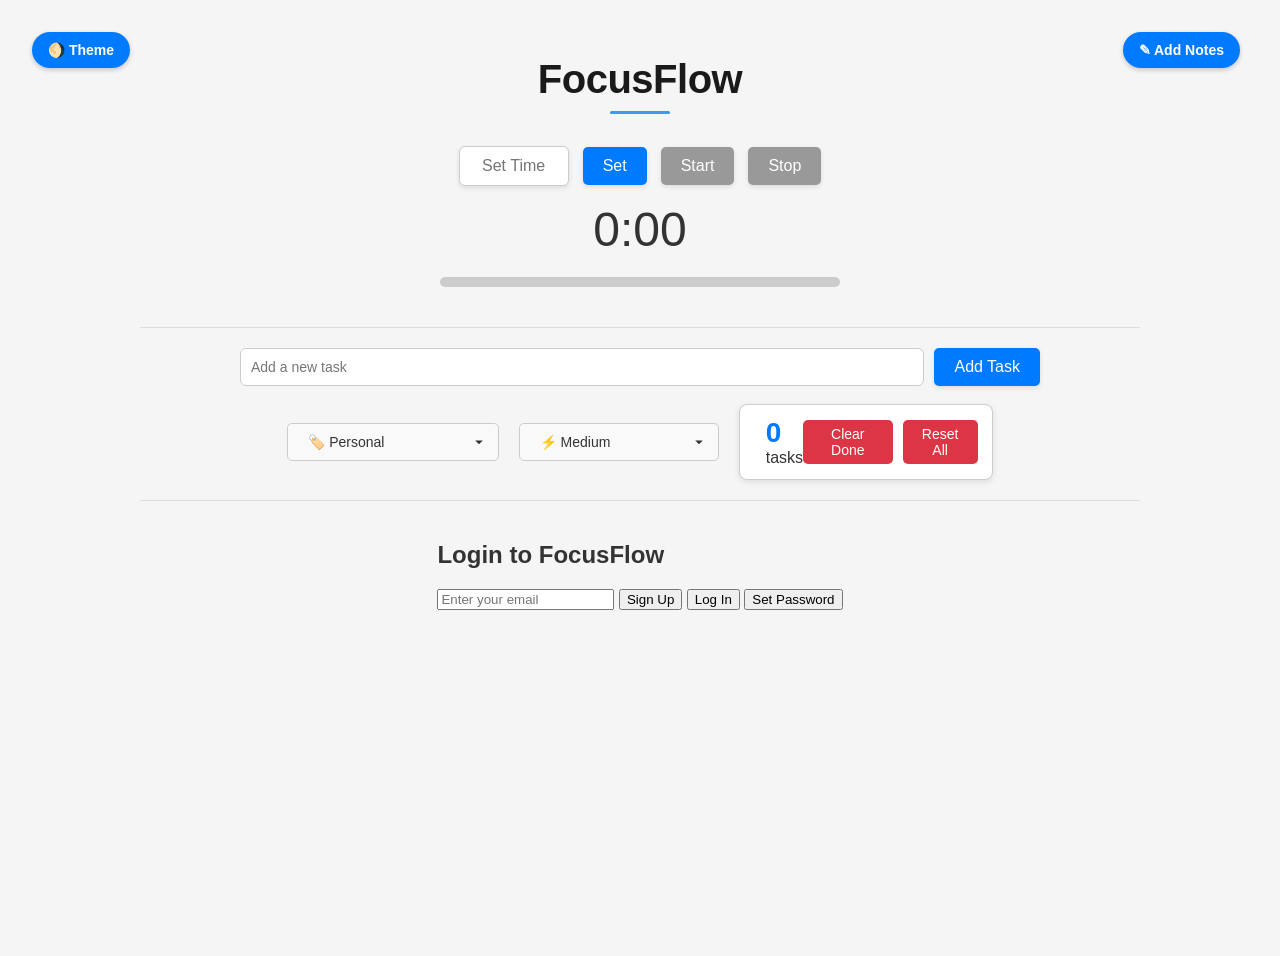
<file: index.html>
<!DOCTYPE html>
<html lang="en">
<head>
  <meta charset="UTF-8" />
  <meta name="viewport" content="width=device-width, initial-scale=1" />
  <title>FocusFlow – Task Timer with Notes & Priorities</title>
  <script type="module" src="script.js"></script>
  <link rel="stylesheet" href="styles.css" />

</head>
<body>
  <button id="themeToggle" class="theme-toggle-button" aria-pressed="false">🌖 Theme</button>

  <div id="mainContent">
    <h1>FocusFlow</h1>

    <div class="timer-controls">
      <input type="number" id="timeInput" class="input" min="1" placeholder="Set Time" autocomplete="off" />
      <button id="setButton" class="button">Set</button>
      <button id="startButton" class="button" disabled>Start</button>
      <button id="stopButton" class="button" disabled>Stop</button>
    </div>

    <div id="timer">0:00</div>
    <div id="timerBarContainer">
      <div id="timerBar"></div>
    </div>

    <hr class="custom-hr" />

    <div class="task-input-container">
      <label for="taskInput" class="sr-only">Add a new task</label>
      <input type="text" id="taskInput" placeholder="Add a new task" aria-label="Task Name" />
      <button id="addTaskButton" class="button">Add Task</button>
    </div>

    <div class="task-control-row">
      <select class="select-box category-select" id="categorySelect">
        <option value="Work">🏷️ Work</option>
        <option value="Personal" selected>🏷️ Personal</option>
        <option value="Health">🏷️ Health</option>
        <option value="__custom__">Add New Category…</option>
      </select>

      <select class="select-box priority-select" id="prioritySelect">
        <option value="Low">⚡ Low</option>
        <option value="Medium" selected>⚡ Medium</option>
        <option value="High">⚡ High</option>
        <option value="__custom__">Add New Priority…</option>
      </select>

      <div id="taskCountToday" class="task-counter-line">
        <div class="task-counter-content">
          <div class="counter-text">
            <span class="count">0</span>
            <span class="label">tasks</span> </div>
          <div class="task-actions">
            <button id="clearFinishedBtn" class="reset-button">Clear Done</button> <button id="resetCountBtn" class="reset-button">Reset All</button> </div>
        </div>
      </div>
    </div>

    <hr class="custom-hr" />

    <button id="toggleNotes" class="notes-toggle">✎ Add Notes</button>

    <button id="undoResetBtn" class="undo-button" style="display: none;">Undo Reset</button>
  </div>

  <div id="auth-section">
    <h2>Login to FocusFlow</h2>
<input type="email" id="resetEmailInput" placeholder="Enter your email" />
    <button id="signUpBtn">Sign Up</button>
    <button id="signInBtn">Log In</button>
    <button id="sendResetEmailBtn">Set Password</button>
  </div>

  <div id="app-section" style="display:none;">
    <h2>Welcome to FocusFlow!</h2>
    <button id="logoutBtn">Logout</button>
    <ul id="taskList"></ul> </div>

  <div id="notesSidebar" class="notes-sidebar">
    <div class="notes-header">
      <h2>🗒️ Notes</h2>
      <button id="closeNotes" class="close-button">✖</button>
    </div>
    <div class="notes-body">
      <textarea id="notesArea" placeholder="Write your notes here..."></textarea>
      <div id="renderedNotes" class="markdown-output"></div>
    </div>
    <button id="resetNotesBtn" class="reset-notes-button">Reset Notes</button>
  </div>


</body>
</html>
</file>
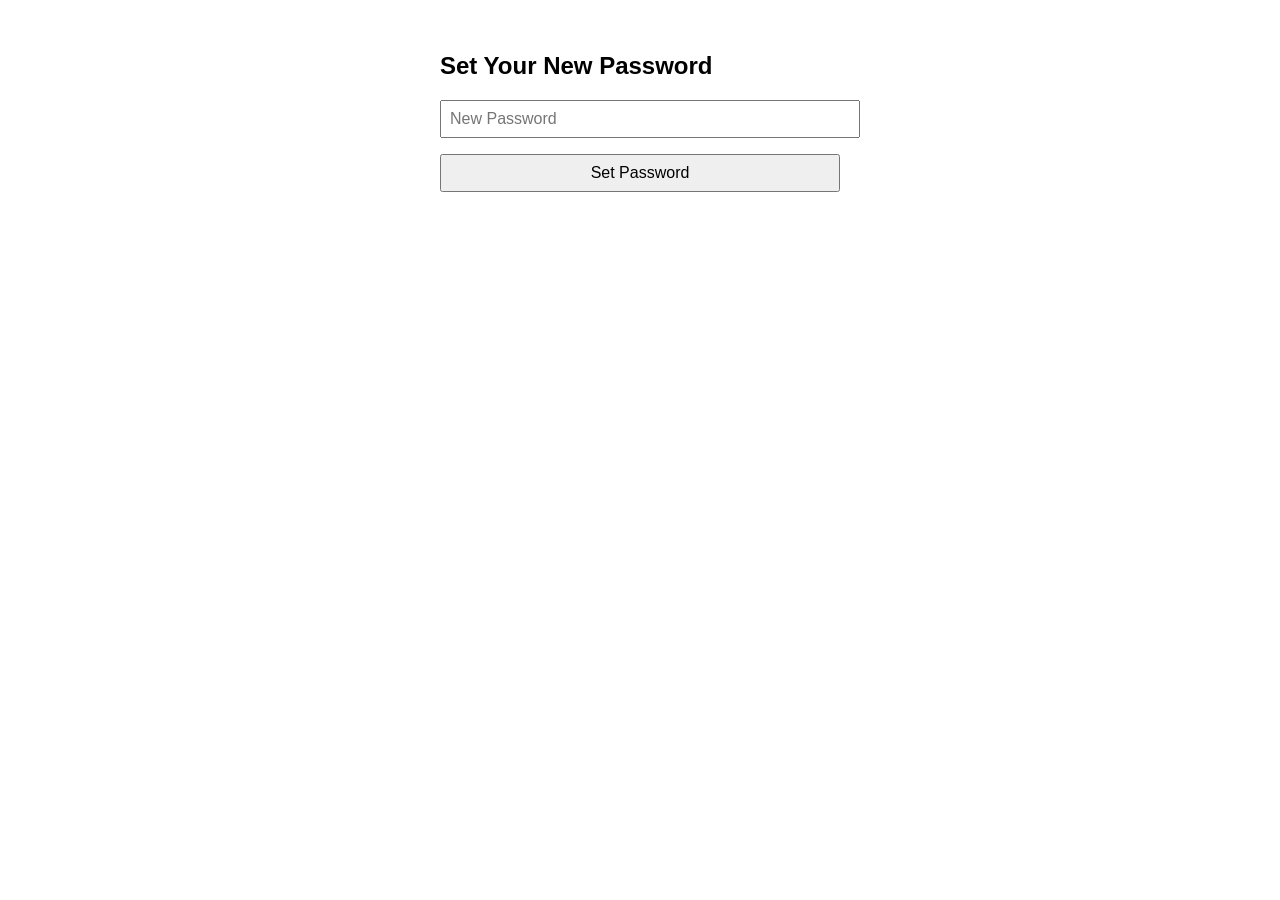
<file: reset.html>
<!-- reset.html -->
<!DOCTYPE html>
<html lang="en">
<head>
  <meta charset="UTF-8" />
  <title>Reset Your Password</title>
  <meta name="viewport" content="width=device-width, initial-scale=1" />
  <style>
    body {
      font-family: sans-serif;
      padding: 2rem;
      max-width: 400px;
      margin: auto;
    }
    input, button {
      display: block;
      width: 100%;
      margin: 1rem 0;
      padding: 0.5rem;
      font-size: 16px;
    }
    .success {
      color: green;
    }
    .error {
      color: red;
    }
  </style>
</head>
<body>
  <h2>Set Your New Password</h2>

  <input type="password" id="newPasswordInput" placeholder="New Password" />
  <button id="setNewPasswordBtn">Set Password</button>
  <p id="message"></p>

  <script type="module">
    import { supabase } from './supabase-init.js';

    document.addEventListener("DOMContentLoaded", async () => {
      const message = document.getElementById("message");

      const { data: { session }, error } = await supabase.auth.getSession();

      if (error || !session) {
        message.textContent = "Invalid or expired link. Please try again.";
        message.className = "error";
        return;
      }

      document.getElementById("setNewPasswordBtn").addEventListener("click", async () => {
        const newPassword = document.getElementById("newPasswordInput").value.trim();

        if (!newPassword || newPassword.length < 6) {
          message.textContent = "Password must be at least 6 characters.";
          message.className = "error";
          return;
        }

        const { error } = await supabase.auth.updateUser({ password: newPassword });

        if (error) {
          message.textContent = "Failed to update password: " + error.message;
          message.className = "error";
        } else {
          message.textContent = "✅ Password updated! Redirecting...";
          message.className = "success";

          setTimeout(() => {
            window.location.href = "/"; // Change to your login or app URL
          }, 2000);
        } 
      });
    });
  </script>
</body>
</html>
</file>
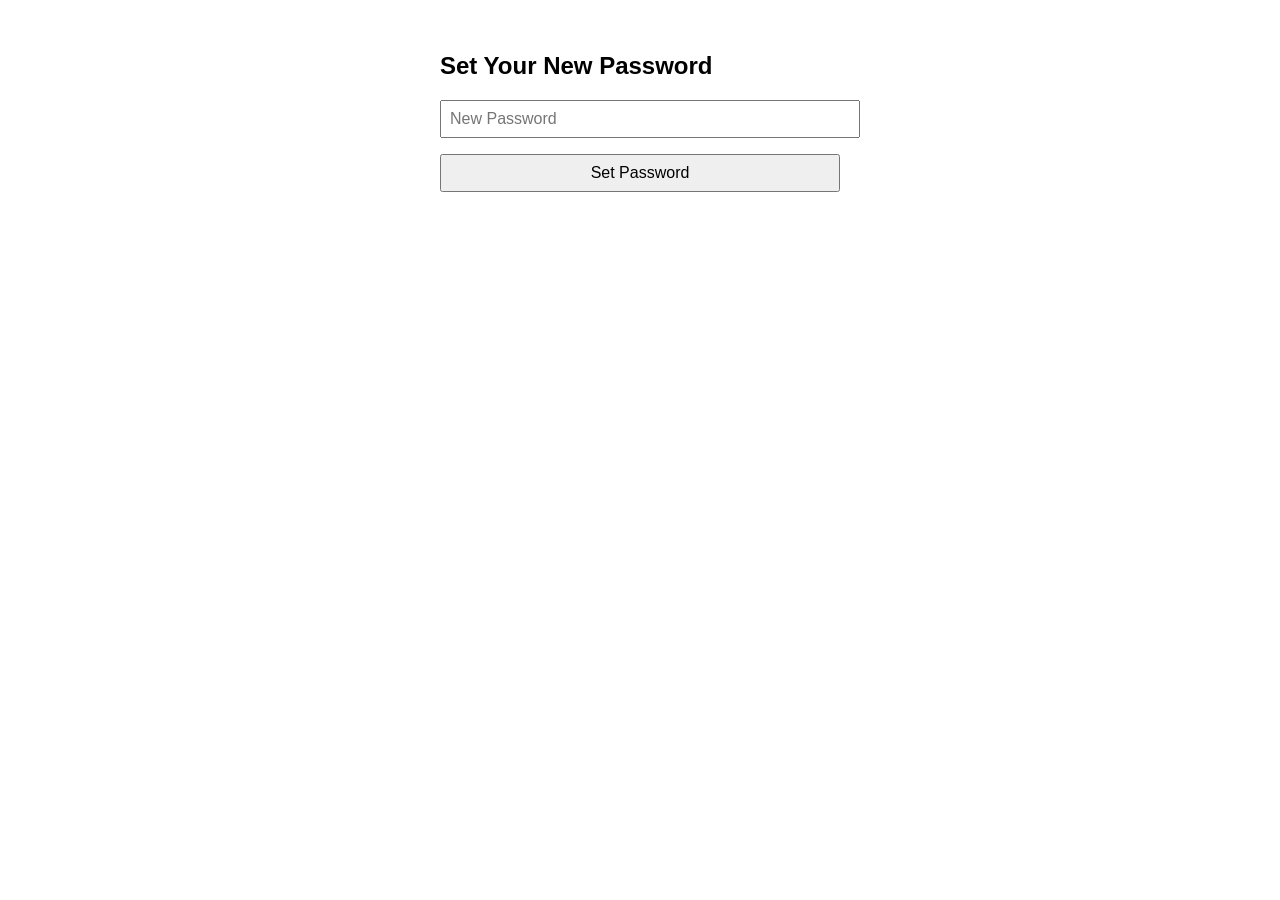
<file: Front End/reset.html>
<!-- reset.html -->
<!DOCTYPE html>
<html lang="en">
<head>
  <meta charset="UTF-8" />
  <title>Reset Your Password</title>
  <meta name="viewport" content="width=device-width, initial-scale=1" />
  <style>
    body {
      font-family: sans-serif;
      padding: 2rem;
      max-width: 400px;
      margin: auto;
    }
    input, button {
      display: block;
      width: 100%;
      margin: 1rem 0;
      padding: 0.5rem;
      font-size: 16px;
    }
    .success {
      color: green;
    }
    .error {
      color: red;
    }
  </style>
</head>
<body>
  <h2>Set Your New Password</h2>

  <input type="password" id="newPasswordInput" placeholder="New Password" />
  <button id="setNewPasswordBtn">Set Password</button>
  <p id="message"></p>

  <script type="module">
    import { supabase } from './supabase-init.js';

    document.addEventListener("DOMContentLoaded", async () => {
      const message = document.getElementById("message");

      const { data: { session }, error } = await supabase.auth.getSession();

      if (error || !session) {
        message.textContent = "Invalid or expired link. Please try again.";
        message.className = "error";
        return;
      }

      document.getElementById("setNewPasswordBtn").addEventListener("click", async () => {
        const newPassword = document.getElementById("newPasswordInput").value.trim();

        if (!newPassword || newPassword.length < 6) {
          message.textContent = "Password must be at least 6 characters.";
          message.className = "error";
          return;
        }

        const { error } = await supabase.auth.updateUser({ password: newPassword });

        if (error) {
          message.textContent = "Failed to update password: " + error.message;
          message.className = "error";
        } else {
          message.textContent = "✅ Password updated! Redirecting...";
          message.className = "success";

          setTimeout(() => {
            window.location.href = "https://focus-flow-eosin-six.vercel.app/"; // Change to your login or app URL
          }, 2000);
        } 
      });
    });
  </script>
</body>
</html>
</file>
<file: styles.css>
:root {
  --bg: #f5f5f5;
  --fg: #333;
  --card-bg: #fff;
  --border: #ccc;
  --button-bg: #007bff;
  --button-fg: #fff;
  --input-bg: #fff;
  --select-bg: #f9f9f9;
}

body[data-theme="dark"] {
  --bg: #121212;
  --fg: #e0e0e0;
  --card-bg: #1e1e1e;
  --border: #444;
  --button-bg: #007bff;
  --button-fg: #fff;
  --input-bg: #1e1e1e;
  --select-bg: #2a2a2a;
}

/* CSS Reset and Base Setup */
body {
  display: flex;
  flex-direction: column;
  justify-content: flex-start;
  align-items: center;
  text-align: left;
  height: 100vh;
  padding: 20px;
  background-color: var(--bg);
  font-family: Arial, sans-serif;
  color: var(--fg);
}

/* Timer */
#timer {
  font-size: 48px;
  color: var(--fg); /* ✅ Replace this */
  margin-bottom: 20px;
}

#timer.active {
  opacity: 1;
  height: auto;
  pointer-events: auto;
}
#timerBarContainer {
  width: 100%;
  max-width: 400px;
  height: 10px;
  background-color: var(--border);
  border-radius: 5px;
  margin-bottom: 20px;
  overflow: hidden;
}

#timerBar {
  height: 100%;
  width: 0%;

    background-color:var(--button-bg);
  transition: width 1s linear;
}

/* Input Containers */
.task-input-container {
  display: flex;
  width: 100%;
  max-width: 800px; /* Optional max width */
  gap: 10px;
  align-items: center;
  margin-bottom: 10px;
}
.task-input-container input[type="text"] {
background-color: var(--input-bg);
  color: var(--fg);
  border: 1px solid var(--border);

  flex: 1;
  min-width: 0;
}
.task-input-container button {
  flex-shrink: 0;
}
.input-container,
.button-container {
  display: flex;
  width: 100%;
  max-width: 400px; /* Optional max width */
  gap: 10px;
  align-items: center;
  margin-bottom: 10px;
    justify-content: center;
}
.select-box:hover {
  background-color: var(--input-bg);
  border-color: var(--border);
}
.timer-controls {
  display: flex;
  gap: 14px;          /* space between input and buttons */
  align-items: center;
  margin-bottom: 1rem;
  margin-top: 1rem;
}

.timer-controls .input {
  width: 80px;       /* or whatever width you prefer for input */
  padding: 10px 14px;
  font-size: 1rem;
  border-radius: 6px;
  border: 1px solid #ccc;
}

/* Inputs and Buttons */
.input,
.button {
  padding: 10px 20px;
  font-size: 16px;
  border-radius: 5px;
  box-shadow: 0 2px 5px rgba(0, 0, 0, 0.1);
  transition: background-color 0.3s ease;
}

.input {
  background-color: var(--input-bg);
    color: var(--fg);
  border: 1px solid var(--border);
  width: 100px;
  text-align: center;
}


.button {
  border: none;
  color: var(--button-fg);
  background-color: var(--button-bg);
  cursor: pointer;
}

.button:disabled {
  background-color: #999;
  cursor: default;
}

.button:hover {
  background-color: #4aa2ff;
  border-color: #999;
}
/* Task Input */
#taskInput {
  flex-grow: 1;
  padding: 10px;
  font-size: 14px;
  border: 1px solid #ccc;
  width: 80%;
  text-align: left;
  border-radius: 6px;
}

/* Task List */
#taskList {
  width: 100%;
  max-width: 900px;
  list-style: none;
  padding: 0;
  margin: 0;
}

#taskList li {
  background: var(--card-bg);
    color: var(--fg);
  flex-wrap: wrap;
  padding-top: 0px;
  padding-bottom: 0px;
  padding-left: 10px;
  padding-right: 10px;
  margin-bottom: 8px;
  border-radius: 5px;
  display: flex;
  align-items: center;
  gap: 10px;
  box-shadow: 0 1px 3px rgba(0,0,0,0.1);
    transition: all 0.2s ease-in-out;
}
#taskList input[type="checkbox"] {
  accent-color: #007bff; /* Green for completed tasks */
}

#taskList li.finished {
  background-color: rgba(0, 0, 0, 0.05); /* Light gray in light mode */
  opacity: 0.6;
}

body[data-theme="dark"] #taskList li.finished {
  background-color: rgba(255, 255, 255, 0.08); /* Slightly lighter for dark mode */
  opacity: 0.5;
}

#taskList li.finished span.task-text {
  text-decoration: line-through;
  color: #666;
}

.task-text {
  flex: 1;
   flex-basis: 20%;
  flex-grow: 1;
  flex-shrink: 1;
  min-width: 0;
    line-height: 1.5;
  overflow-wrap: break-word;
  word-break: break-word;
  white-space: normal;
}

#taskList li:not(.finished):hover {
  box-shadow: 0 0 8px rgba(74, 162, 255, 0.4);
  transition: all 0.2s ease;
  z-index: 1;
  position: relative;
}

body[data-theme="dark"] #taskList li:not(.finished):hover {
  background-color: #2a2a2a;
  box-shadow: 0 0 8px rgba(74, 162, 255, 0.4);
}

/* Task Buttons */
.delete-button {
  background: #dc3545;
  border: none;
  color: white;
  padding: 5px 10px;
  border-radius: 3px;
  cursor: pointer;
}

.delete-button:hover {
  background: #b02a37;
}

.task-timer {
  min-width: 48px;
  padding: 4px 10px;
  font-family: monospace;
  font-size: 12px;
  text-align: center;
  background-color: var(--background, #f0f0f0);
  border: 1px solid var(--select-bg, #ccc);
  border-radius: 12px;
  color: var(--text-color, #333);
}
[data-theme="dark"] .task-timer {
  background-color: #222;
  border-color: #303030;
  color: #ddd;
}


.timer-button {
  background: #28a745;
  border: none;
  color: white;
  padding: 5px 10px;
  border-radius: 3px;
  cursor: pointer;
}

.timer-button.stop {
  background: #ffc107;
  color: black;
}

.timer-button:disabled {
  background: #ccc;
  cursor: default;
}


/* Drag & Drop */
#taskList li.dragging {
  opacity: 0.5;
}

#taskList li.dragover {
  border-top: 2px solid #007bff;
}

/* Notes Toggle */  
.notes-toggle {
  position: fixed;
  top: 20px;
  right: 20px;
  z-index: 1001;
  padding: 10px 16px;
  font-size: 14px;
    font-weight: bold;
  background-color: var(--button-bg);
  color: var(--button-fg);
  border: none;
  border-radius: 20px;
  cursor: pointer;
  margin-right: 20px;
  margin-top: 12px;
    box-shadow: 0 2px 5px rgba(0, 0, 0, 0.2);
      transition: background-color 0.3s ease, color 0.3s ease, transform 0.1s ease;
}
  .notes-toggle:hover {
    background-color: #4aa2ff;
    transform: scale(1.05);
  }

.notes-toggle:active {
  transform: scale(0.97);
}


/* Notes Sidebar */
.notes-sidebar {
  position: fixed;
  top: 0;
  right: -100%;
  width: 350px;
  max-width: 100%;
  height: 95%;
  background: var(--card-bg);
  box-shadow: -2px 0 8px rgba(0, 0, 0, 0.2);
  transition: right 0.3s ease-in-out;
  z-index: 1000;
  padding: 20px;
  display: flex;
    border-radius: 20px 0px 0px 20px;
  flex-direction: column;
  overflow-y: auto;
    color: var(--fg);
}

.notes-sidebar.open {
  right: 0;
}

.notes-header {
  display: flex;
  justify-content: space-between;
  align-items: center;
  margin-bottom: 10px;
  padding-left: 10px;
}

.close-button {
  background: none;
  border: none;
  font-size: 20px;
  cursor: pointer;
  padding: 0;
  color: #888;
  transition: color 0.2s ease;
  margin-right: 1.5rem;
}
.close-button:hover,
.close-button:focus {
  color: #ff3b3b; /* bright red to indicate close */
  outline: none;
  
}

.notes-body {
  display: flex;
  flex-direction: column;
  height: 100%;
  gap: 10px;
  justify-content: space-between;
  flex-grow: 1;
}

#notesArea {
  height: 100%;
  width: 95%;
  resize: vertical;
  padding: 10px;
  font-size: 14px;
  border-radius: 5px;
  border: 1px solid var(--border);
  font-family: sans-serif;
  box-sizing: border-box;
    background-color: var(--input-bg);
      color: var(--fg);
}

.reset-notes-button {
  align-self: center;
  background-color: #dc3545;
  color: white;
  border: none;
  padding: 8px 14px;
  font-size: 14px;
  border-radius: 5px;
  cursor: pointer;
  transition: background-color 0.2s ease;
  margin-top: 10px;
  margin-bottom: 5px;
  max-width: 150px;
}

.reset-notes-button:hover {
  background-color: #b02a37;
}


.task-counter-content .count {
  font-size: 28px;
  font-weight: bold;
  color: var(--button-bg);
  min-width: 30px;
}

.task-counter-content .label {
  font-size: 16px;
  color: var(--fg);
}

.reset-button {
  background-color: #dc3545;
  border: none;
  color: white;
  padding: 6px 12px;
  font-size: 14px;
  border-radius: 5px;
  cursor: pointer;
  transition: background-color 0.2s ease;
}

.reset-button:hover {
  background-color: #b02a37;
}

.undo-button {
  background-color: #ffc107;
  border: none;
  color: #333;
  padding: 6px 12px;
  font-size: 14px;
  border-radius: 5px;
  margin-top: 10px;
  cursor: pointer;
  transition: background-color 0.2s ease;
  margin-top: 10px;
}

.undo-button:hover {
  background-color: #e0a800;
}

#mainContent {
  width: 90%;
  margin: 0 auto;
  transition: transform 0.3s ease;
  display: flex;
  flex-direction: column;
  align-items: center;
}

body.notes-open #mainContent {
  transform: translateX(-200px);
}

.edit-button {
  background: none;
  border: none;
  color: #007bff;
  font-size: 14px;         /* slightly bigger for better click/tap */
  cursor: pointer;
  padding: 4px 2px;        /* balanced padding for clickable area */
  border-radius: 4px;      /* subtle rounding for better look */
  transition: background-color 0.2s ease;
}

.edit-button:hover,
.edit-button:focus {
  background-color: rgba(0, 123, 255, 0.1);
  outline: none;           /* remove default outline */
}

.edit-button:focus-visible {
  outline: 2px solid #007bff; /* accessible focus ring */
  outline-offset: 2px;
}

.task-edit-input {
  flex-grow: 1;
  font-size: 16px;
  padding: 8px 16px;
  max-width: 80%;
  border-radius: 15px;
  border: 1px solid var(--border);
  box-sizing: border-box;
  transition: border-color 0.2s ease, box-shadow 0.2s ease;
}

.task-edit-input:focus {
  border-color: var(--button-bg);
  box-shadow: 0 0 5px var(--button-bg);
  outline: none;
}

/* Task Markdown Styles */
.task-text h1,
.task-text h2,
.task-text h3 {
  margin: 4px 0;
}

.task-text strong {
  font-weight: bold;
}

.task-text em {
  font-style: italic;
}

.task-text code {
  font-family: monospace;
  background-color: #eee;
  padding: 2px 4px;
  border-radius: 4px;
}


.category-label {
  display: inline-block;
  background-color: var(--select-bg);
  color: var(--fg);
  padding-left: 8px;
  padding-right: 12px;
  padding-top: 4px;
  padding-bottom: 4px;
  font-size: 12px;
  border-radius: 12px;
  user-select: none;
  transition: background-color 0.2s ease;
    width: 70px;
  text-align: center;  
}

.category-label:hover {
  background-color: #ccc;
}

body[data-theme="dark"] .category-label:hover {
  background-color: #333; /* or #444 if you want it slightly lighter */
}

.category-label.active-category {
  background-color: #007bff;
  color: white;
}


.priority-label {
  font-size: 12px;
  padding-left: 8px;
  padding-right: 10px;
  padding-top: 4px;
  padding-bottom: 4px;
  border-radius: 12px;
  background-color: var(--select-bg);
  transition: background-color 0.2s ease;
  user-select: none;
  width: 80px;
  text-align: center;
}


.priority-label.active-priority {
  background-color: #007bff; /* red for high priority vibe */
  color: var(--fg);
  border-radius: 12px;
  padding-left: 10px;
  padding-right: 10px;
  cursor: pointer;
  user-select: none;
    text-align: center;
}
.priority-label:hover {
  background-color: #ccc;
}

body[data-theme="dark"] .priority-label:hover {
  background-color: #333; /* or #444 if you want it slightly lighter */
}

.priority-label.active-category {
  background-color: #007bff;
  color: white;
}
.select-box {
  appearance: none;
  -webkit-appearance: none;
  -moz-appearance: none;
  flex: 1 1 auto;
  display: flex;
  align-items: center;
  padding: 10px 20px; /* more space on right for arrow */
  font-size: 14px;
  border-radius: 5px;
  border: 1px solid var(--border);
  min-height: auto;
  width: auto;
  text-align: left;
  background-color: var(--select-bg);
  color: var(--fg);

  /* Custom dropdown arrow */
  background-image: url("data:image/svg+xml;utf8,<svg fill='%23333' height='' viewBox='0 0 24 24' width='10' xmlns='http://www.w3.org/2000/svg'><path d='M7 10l5 5 5-5z'/></svg>");
  background-repeat: no-repeat;
  background-position: right 10px center;
  background-size: 18px;
}
.theme-toggle-button {
  position: fixed;
  top: 32px;
  left: 32px;
  z-index: 1001;
  padding: 10px 16px;
  font-size: 14px;
  font-weight: bold;
  border: none;
  border-radius: 20px;
  background-color: var(--button-bg);
  color: var(--button-fg);
  cursor: pointer;
  box-shadow: 0 2px 5px rgba(0, 0, 0, 0.2);
  transition: background-color 0.3s ease, color 0.3s ease, transform 0.1s ease;
}

.theme-toggle-button:hover {
  background-color: #4aa2ff;
  transform: scale(1.05);
}

.theme-toggle-button:active {
  transform: scale(0.97);
}

.task-counter-content {
  display: flex;
  justify-content: space-between;
  align-items: center;
  width: 100%;
  max-width: 800px;
  margin: 0 auto;
}

.counter-text {
  display: flex;
  flex-direction: column;
}

.task-actions {
  display: flex;
  gap: 10px;
}
.task-control-row {
  display: flex;
  align-items: center;
  justify-content: space-between;
  flex-wrap: wrap; /* for responsiveness */
  gap: 20px;
  max-width: 800px;
  margin: 8px auto 0px;
}

.select-box {
  min-width: 200px;
}

.task-counter-line {
  flex: 1;
  border: 1px solid var(--border);
  border-radius: 8px;          /* Rounded corners */
  padding: 12px 16px;          /* Comfortable padding inside */
  background-color: var(--card-bg);  /* Use card background for contrast */
  box-shadow: 0 2px 6px rgba(0,0,0,0.1); /* subtle shadow for depth */
  display: flex;
  align-items: center;
  justify-content: space-between;  /* Spread content horizontally */
  gap: 15px;                      /* Space between children */
  min-width: 220px;               /* Ensure it doesn’t shrink too much */
  transition: background-color 0.3s ease, border-color 0.3s ease;
}
.task-counter-line:hover {
  border-color: var(--select-bg);
  cursor: default;
}

.task-counter-content {
  display: flex;
  justify-content: space-between;
  align-items: center;
  min-width: 220px;
  margin-left: 2px;
}

.counter-text {
  display: flex;
  flex-direction: column;
  padding-left: 8px;
}

.task-actions {
  display: flex;
  gap: 10px;
}
/* Remove number input spinners in most browsers */
input[type=number]::-webkit-inner-spin-button, 
input[type=number]::-webkit-outer-spin-button { 
  -webkit-appearance: none;
  margin: 0; 
}

hr.custom-hr {
  width: 100%;
  max-width: 1000px;
  margin: 20px auto;
  border: none;
  border-top: 1px solid var(--border, #242424); /* use your CSS variable or fallback */
  opacity: 0.6;
}
.sr-only {
  position: absolute;
  width: 1px;
  height: 1px;
  margin: -1px;
  padding: 0;
  overflow: hidden;
  clip: rect(0 0 0 0);
  white-space: nowrap;
  border: 0;
}
#categorySelect option[value="__custom__"] {
  color: #666;
  background-color: #f0f0f0;
}
#prioritySelect option[value="__custom__"] {
  color: #666;
  background-color: #f0f0f0;
}
@media (max-width: 480px) {
  #taskList {
    padding: 0 8px;
  }

  #taskList li {
    flex-direction: column;
    align-items: flex-start;
    padding: 12px;
    gap: 12px;
    font-size: 16px;
  }

  .task-text {
    width: 100%;
    font-size: 16px;
  }

  .task-timer {
    font-size: 14px;
    padding: 6px 12px;
    width: 92%;
  }

  .timer-button,
  .delete-button {
    width: 100%;
    font-size: 16px;
    padding: 10px;
  }

  .category-label,
  .priority-label {
    width: 94%;
    text-align: center;
    font-size: 15px;
  }

  .edit-button {
    width: 20%;
    font-size: 16px;
    padding: 8px 10px;
  }

  #taskList li:not(.finished):hover {
    transform: none;
    box-shadow: none;
  }
}
h1 {
  font-size: 2.5rem;
  font-weight: 700;
  letter-spacing: -0.5px;
  margin-bottom: 1rem;
  color: var(--title-color, #1a1a1a);
  text-align: center;
  line-height: 1.2;
  font-family: "Segoe UI", Roboto, sans-serif;
}

/* Optional: Theme support */

body[data-theme="dark"] h1 {

    color: #007bff;
}
h1::after {
  content: "";
  display: block;
  width: 60px;
  height: 3px;
  background: #3f97f6;
  margin: 8px auto 0;
  border-radius: 4px;
}
.subtask-list {
  list-style: none;
  padding-left: 1.5em;
  margin-top: 0.5em;
}

.subtask-item {
  display: flex;
  align-items: center;
  gap: 0.5em;
  padding: 2px 0;
}

.subtask-item.finished span {
  text-decoration: line-through;
  opacity: 0.6;
}

.subtask-toggle,
.subtask-add-button {
  margin-top: 4px;
  font-size: 12px;
  background: transparent;
  border: none;
  color: #007bff;
  cursor: pointer;
}
</file>
